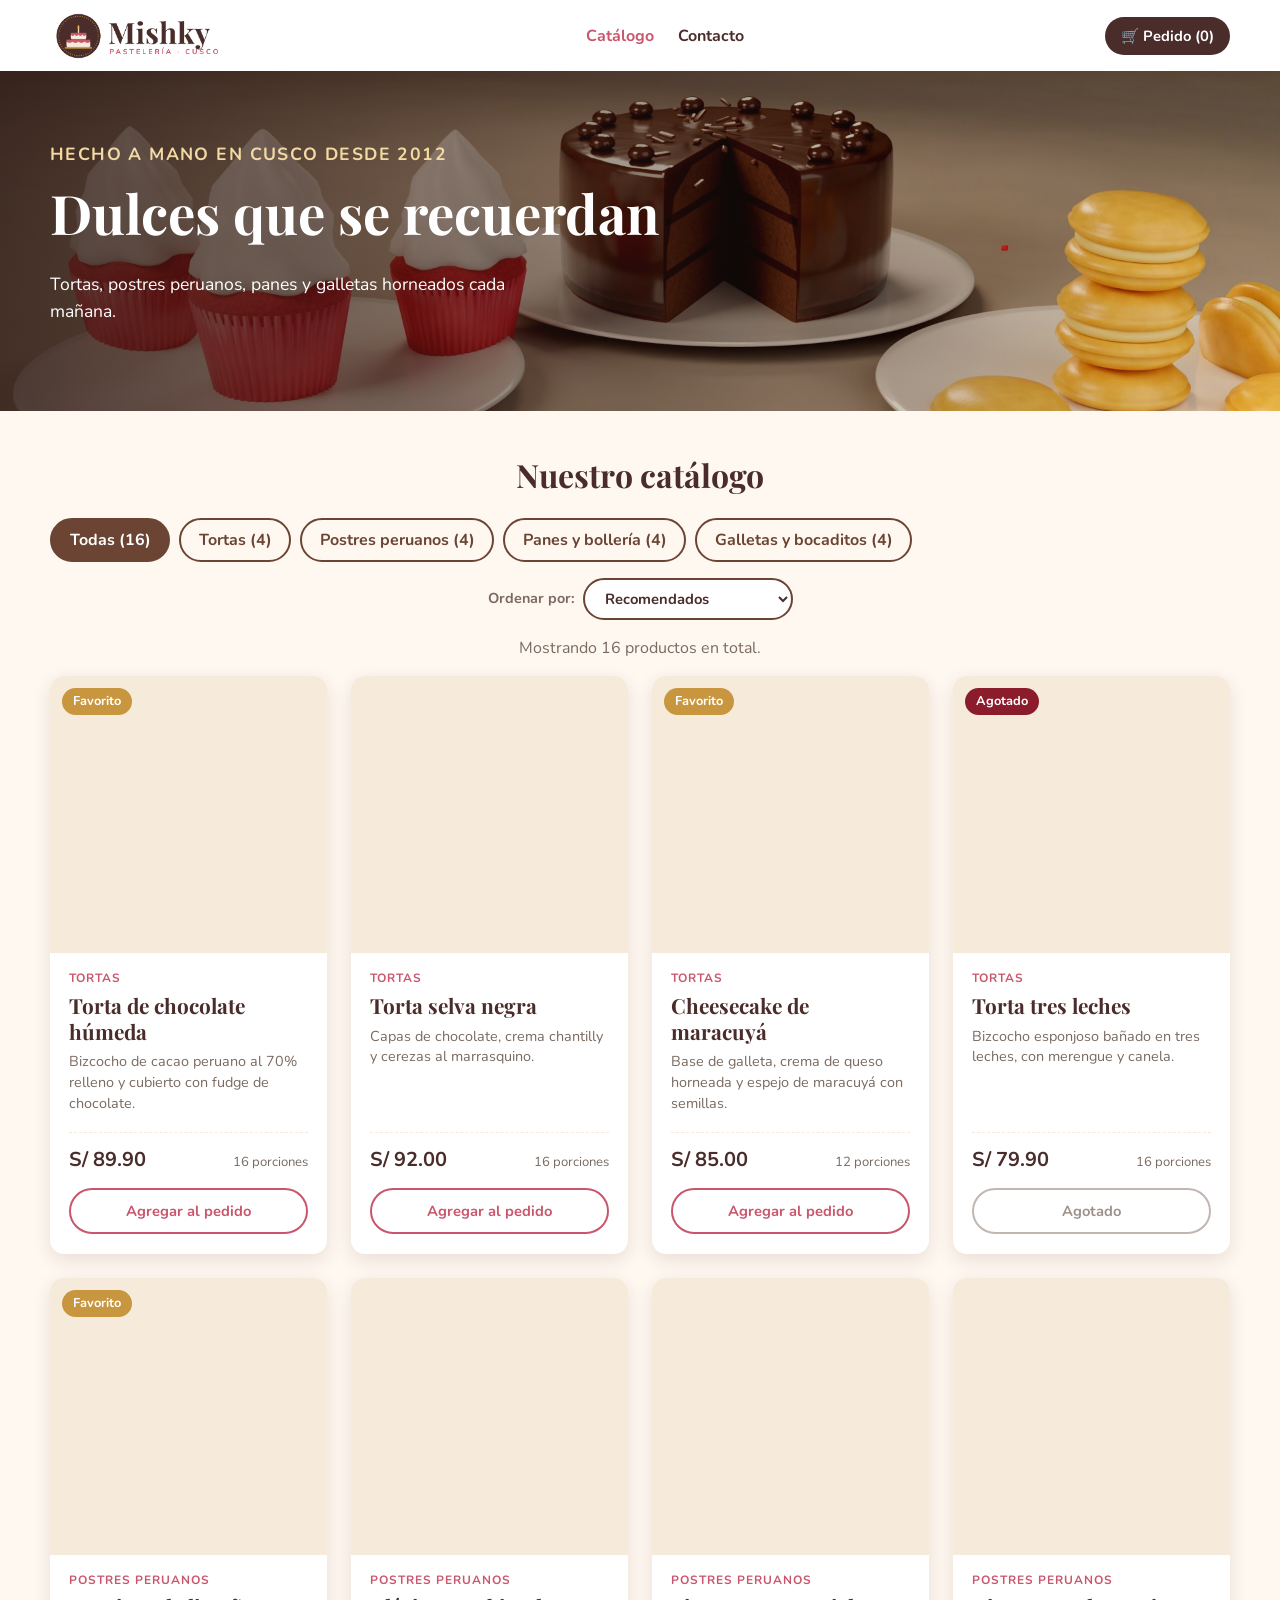
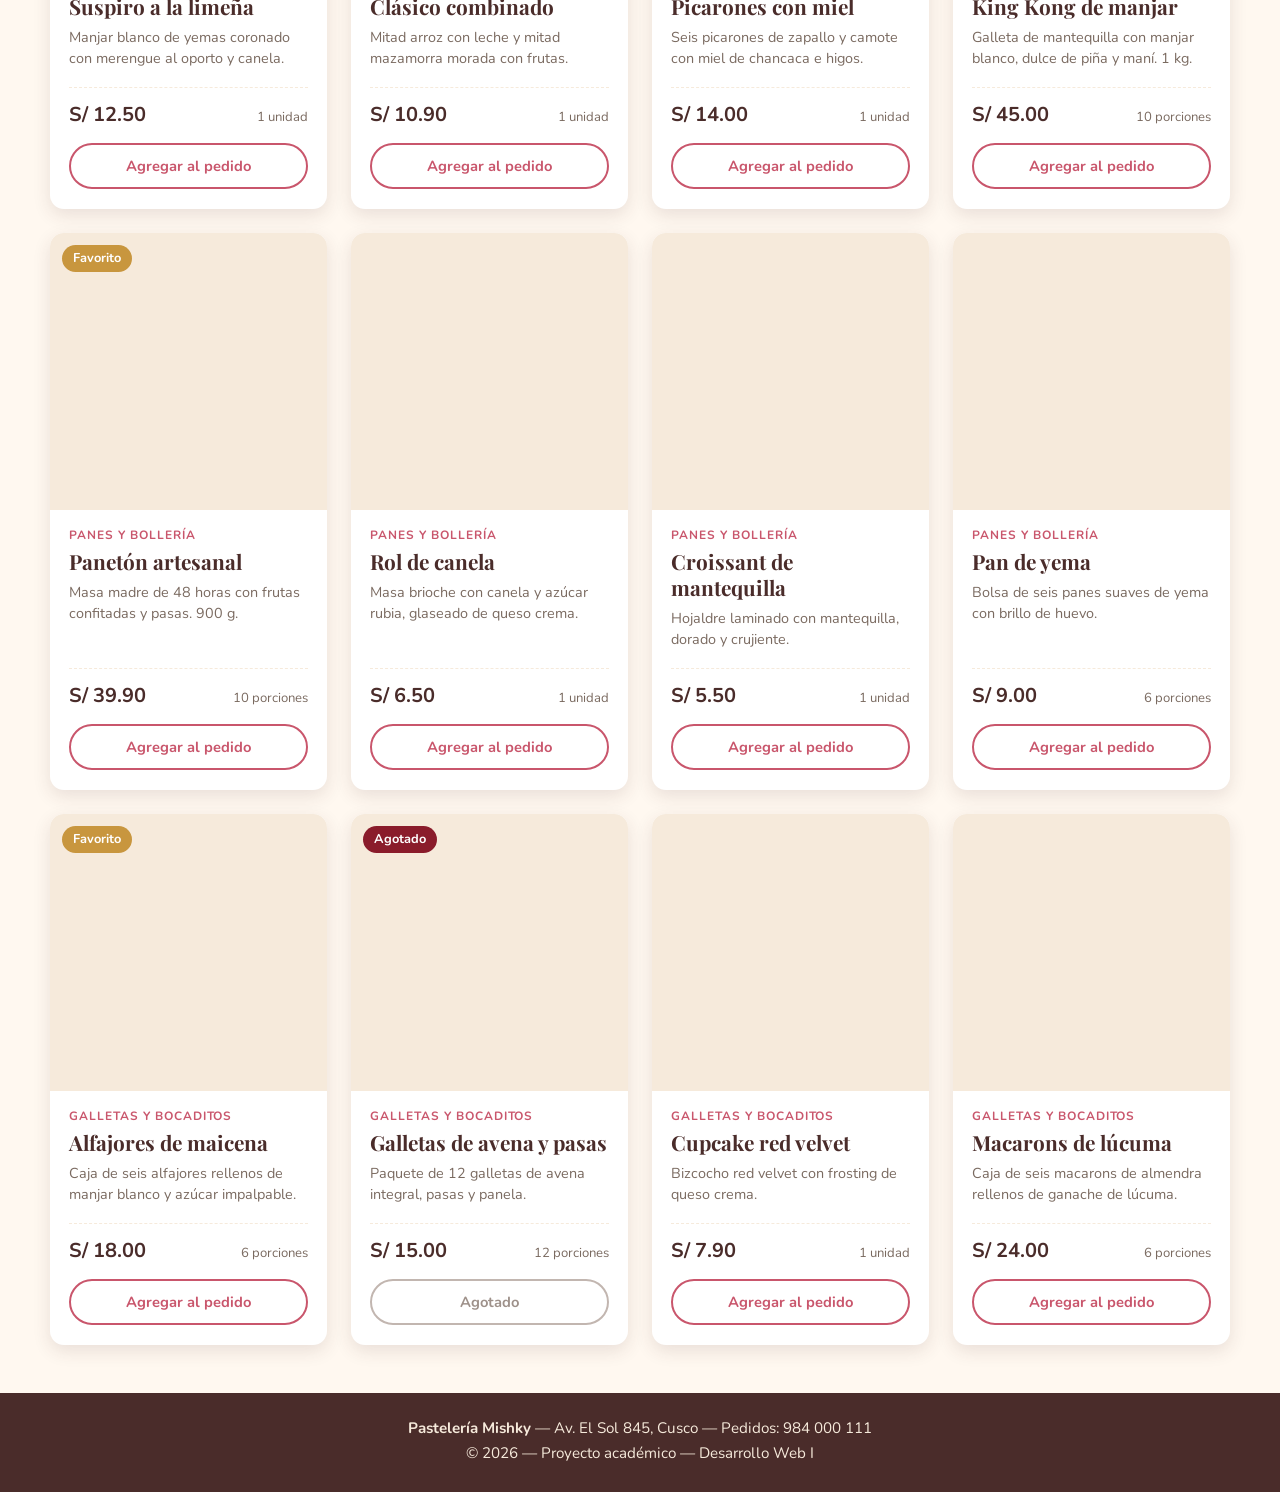
<file: index.html>
<!DOCTYPE html>
<html lang="es">
<head>
    <meta charset="UTF-8" />
    <meta http-equiv="refresh" content="0; url=pasteleria-mishky/" />
    <title>Redirigiendo a Pastelería Mishky...</title>
</head>
<body>
    <p>Si no eres redirigido automáticamente, <a href="pasteleria-mishky/">haz clic aquí</a>.</p>
</body>
</html>
</file>
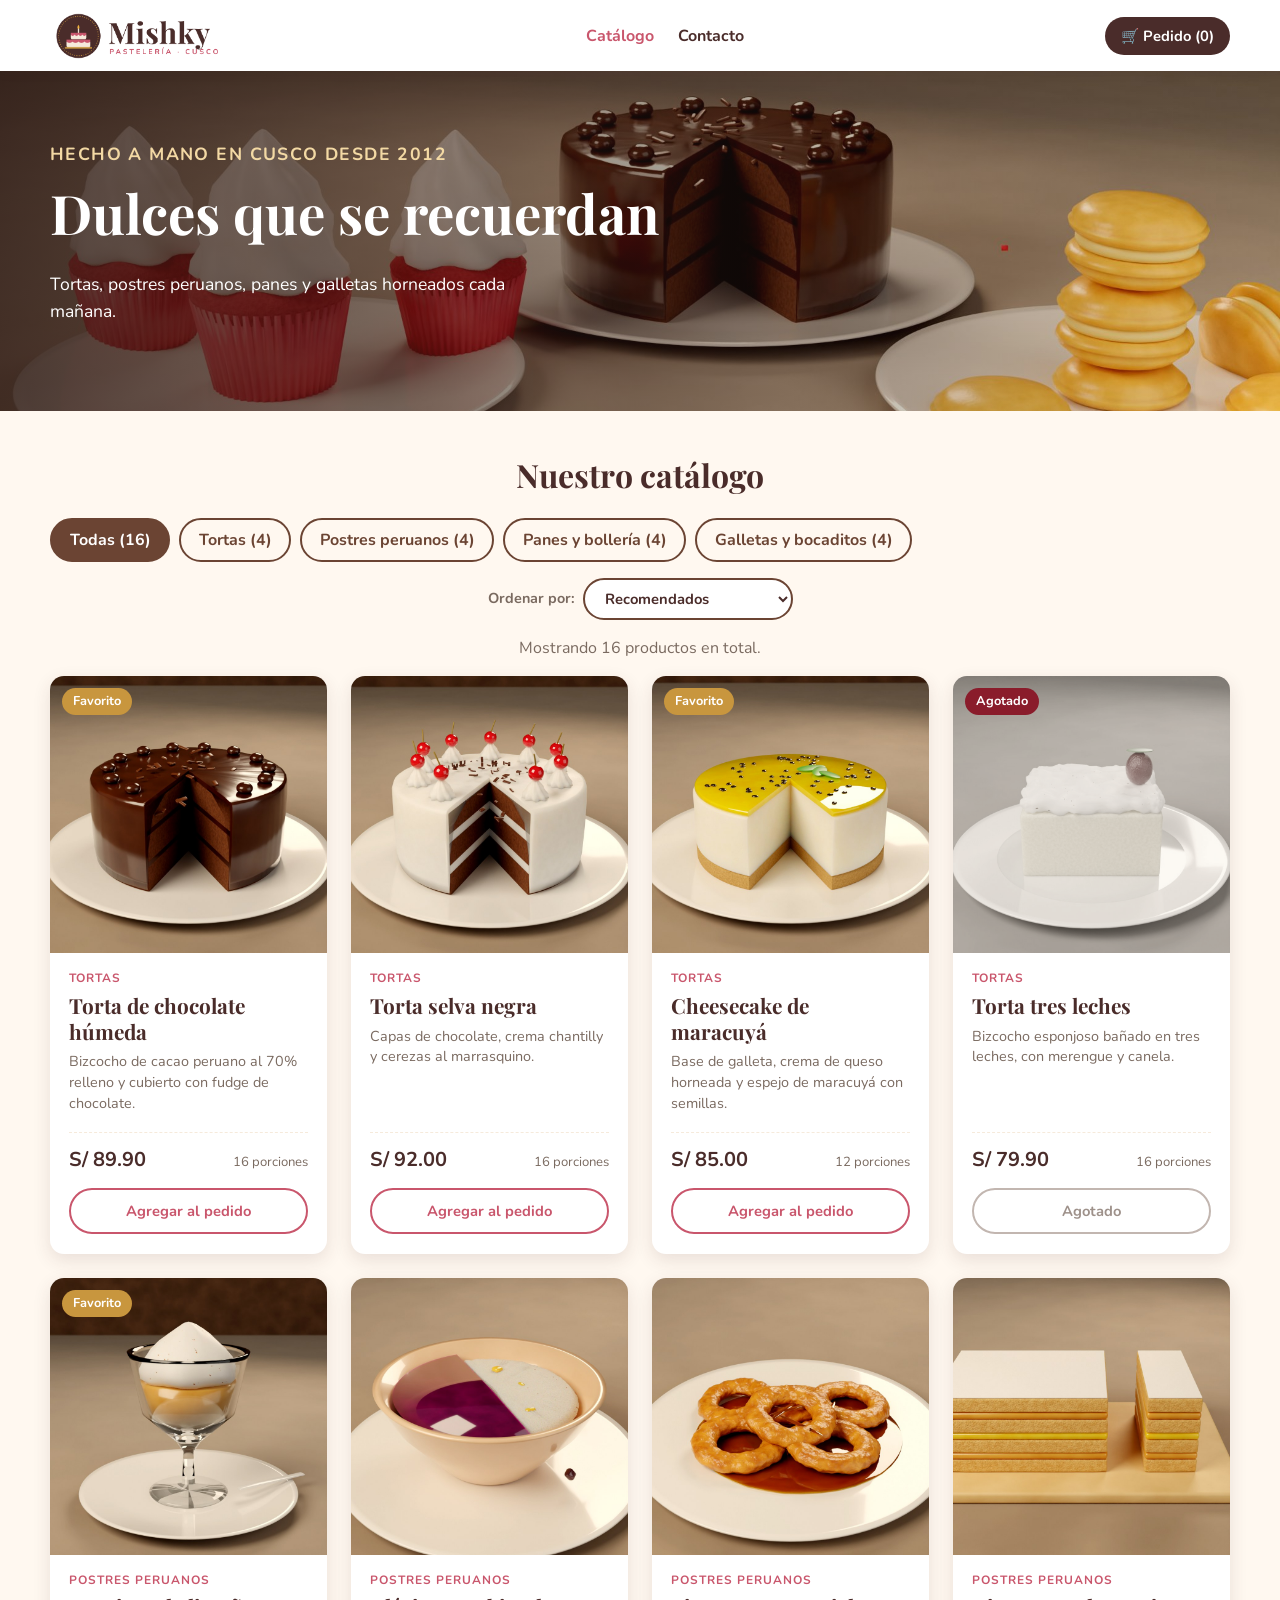
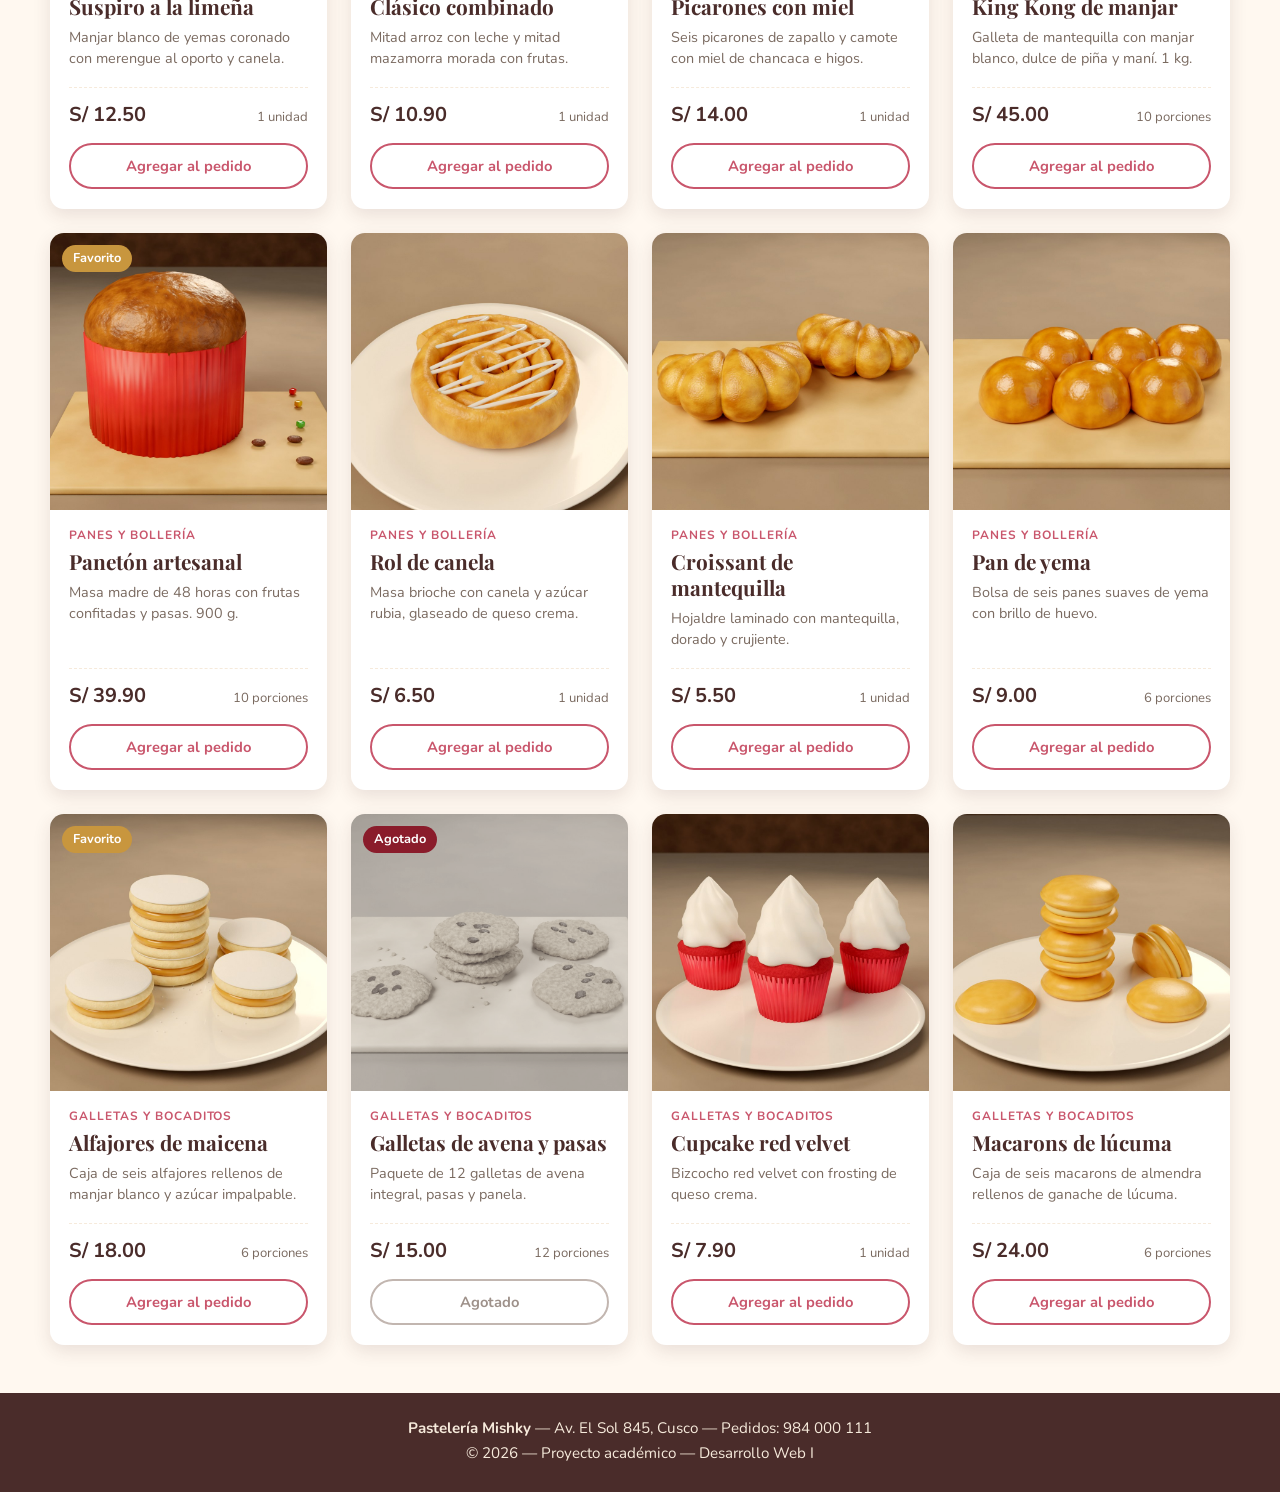
<file: pasteleria-mishky/index.html>
<!DOCTYPE html>
<html lang="es">

<head>
    <meta charset="UTF-8" />
    <meta name="viewport" content="width=device-width, initial-scale=1.0" />
    <title>Catálogo | Pastelería Mishky</title>
    <meta name="description" content="Tortas, postres peruanos, panes y galletas artesanales de Pastelería Mishky." />
    <link rel="icon" href="img/favicon.png" type="image/png" />
    <link rel="preconnect" href="https://fonts.googleapis.com" />
    <link rel="preconnect" href="https://fonts.gstatic.com" crossorigin />
    <link href="https://fonts.googleapis.com/css2?family=Nunito:wght@400;700&family=Playfair+Display:wght@700&display=swap" rel="stylesheet" />
    <link rel="stylesheet" href="css/estilos.css" />
</head>

<body>
    <header class="cabecera">
        <div class="contenedor cabecera_fila">
            <a href="index.html" class="marca">
                <img src="img/logo.png" alt="Pastelería Mishky" width="176" height="52" />
            </a>
            <nav aria-label="Principal">
                <ul class="menu">
                    <li><a href="#catalogo" aria-current="page">Catálogo</a></li>
                    <li><a href="#contacto">Contacto</a></li>
                </ul>
            </nav>
            <!-- RETO 4: Botón para abrir el carrito de pedidos -->
            <button id="btn-carrito" class="btn-carrito" type="button" aria-label="Ver pedido actual">
                🛒 Pedido (<span id="contador-carrito">0</span>)
            </button>
        </div>
    </header>

    <section class="hero">
        <div class="contenedor hero_texto">
            <p class="hero_antetitulo">Hecho a mano en Cusco desde 2012</p>
            <h1>Dulces que se recuerdan</h1>
            <p>Tortas, postres peruanos, panes y galletas horneados cada mañana.</p>
        </div>
    </section>

    <main id="catalogo" class="contenedor">
        <h2 class="titulo-seccion">Nuestro catálogo</h2>

        <!-- Barra de filtros + RETO 3: Selector de ordenamiento -->
        <div class="controles-catalogo">
            <div id="filtros" class="filtros" role="group" aria-label="Filtrar por categoría"></div>

            <div class="ordenar-caja">
                <label for="ordenar" class="ordenar-etiqueta">Ordenar por:</label>
                <select id="ordenar" class="ordenar-select">
                    <option value="recomendado">Recomendados</option>
                    <option value="precio-asc">Precio: menor a mayor</option>
                    <option value="precio-desc">Precio: mayor a menor</option>
                    <option value="nombre-asc">Nombre: A - Z</option>
                </select>
            </div>
        </div>

        <p id="estado" class="estado" role="status" aria-live="polite"></p>
        <ul id="grilla" class="grilla" aria-busy="true"></ul>
    </main>

    <footer id="contacto" class="pie">
        <div class="contenedor">
            <strong>Pastelería Mishky</strong> — Av. El Sol 845, Cusco — Pedidos: 984 000 111
            <p>&copy; 2026 — Proyecto académico — Desarrollo Web I</p>
        </div>
    </footer>

    <!-- Molde HTML de la tarjeta -->
    <template id="tpl-producto">
        <li class="tarjeta">
            <figure class="tarjeta_foto">
                <img width="600" height="600" loading="lazy" alt="" />
                <span class="etiqueta" hidden></span>
            </figure>
            <div class="tarjeta_cuerpo">
                <p class="tarjeta_categoria"></p>
                <h3 class="tarjeta_nombre"></h3>
                <p class="tarjeta_descripcion"></p>
                <div class="tarjeta_pie">
                    <span class="tarjeta_precio"></span>
                    <span class="tarjeta_porciones"></span>
                </div>
                <!-- RETO 4: Botón para añadir el producto -->
                <button type="button" class="btn-agregar">Agregar al pedido</button>
            </div>
        </li>
    </template>

    <!-- RETO 4: Ventana modal del carrito de pedidos -->
    <dialog id="modal-carrito" class="modal-carrito" aria-labelledby="titulo-carrito">
        <div class="carrito-contenido">
            <div class="carrito-cabecera">
                <div>
                    <h3 id="titulo-carrito">Tu pedido en Mishky</h3>
                    <span class="carrito-telefono">📞 Pedidos al: 984 000 111</span>
                </div>
                <button id="btn-cerrar-carrito" class="btn-cerrar" type="button" aria-label="Cerrar ventana">&times;</button>
            </div>

            <ul id="lista-carrito" class="lista-carrito"></ul>
            <p id="carrito-vacio" class="carrito-vacio">Aún no has agregado postres a tu pedido.</p>
            <p id="mensaje-confirmacion" class="mensaje-confirmacion" role="status" hidden></p>

            <div class="carrito-resumen">
                <div class="carrito-total-fila">
                    <span>Total estimado:</span>
                    <strong id="total-carrito">S/ 0.00</strong>
                </div>
                <div class="carrito-acciones">
                    <button id="btn-vaciar" type="button" class="btn-vaciar">Vaciar</button>
                    <button id="btn-confirmar" type="button" class="btn-confirmar">Enviar pedido</button>
                </div>
            </div>
        </div>
    </dialog>

    <script src="js/catalogo.js" defer></script>
</body>

</html>
</file>
<file: pasteleria-mishky/css/estilos.css>
/* =============================================================
   Pastelería Mishky · Estilos del catálogo (Versión 3)
   ============================================================= */

 :root {
    --crema: #fff8f0;
    --crema-2: #f6eadb;
    --chocolate: #4a2c2a;
    --cacao: #6b4433;
    --rosa: #c9566c;
    --dorado: #c8963e;
    --verde-wa: #1f8b4c;
    --gris: #7a6a60;
    --blanco: #ffffff;
    --radio: 14px;
    --sombra: 0 6px 18px rgba(74, 44, 42, 0.12);
}

*,
*::before,
*::after {
    box-sizing: border-box;
}

body {
    margin: 0;
    font-family: "Nunito", system-ui, sans-serif;
    color: var(--chocolate);
    background: var(--crema);
    line-height: 1.5;
}

img {
    max-width: 100%;
    display: block;
}

.contenedor {
    width: min(1180px, 100% - 2rem);
    margin-inline: auto;
}


/* ---------- Cabecera ---------- */

.cabecera {
    position: sticky;
    top: 0;
    z-index: 10;
    background: var(--blanco);
    box-shadow: 0 2px 10px rgba(74, 44, 42, 0.08);
}

.cabecera_fila {
    display: flex;
    align-items: center;
    justify-content: space-between;
    gap: 1rem;
    padding-block: 0.6rem;
}

.marca img {
    height: 52px;
    width: auto;
}

.menu {
    display: flex;
    gap: 1.5rem;
    list-style: none;
    margin: 0;
    padding: 0;
}

.menu a {
    color: var(--chocolate);
    font-weight: 700;
    text-decoration: none;
}

.menu a:hover,
.menu a[aria-current="page"] {
    color: var(--rosa);
}


/* ---------- Hero ---------- */

.hero {
    min-height: 340px;
    display: flex;
    align-items: center;
    color: var(--blanco);
    background: linear-gradient(90deg, rgba(40, 22, 18, 0.82) 0%, rgba(40, 22, 18, 0.35) 60%, rgba(40, 22, 18, 0) 100%), url("../img/banner.jpg") center / cover no-repeat;
}

.hero_texto {
    max-width: 1180px;
}

.hero_antetitulo {
    color: #f3d9a4;
    font-weight: 700;
    letter-spacing: 0.08em;
    text-transform: uppercase;
    font-size: 0.85rem;
    margin: 0;
}

.hero h1 {
    font-family: "Playfair Display", Georgia, serif;
    font-size: clamp(2rem, 5vw, 3.4rem);
    margin: 0.3rem 0;
}

.hero p {
    max-width: 30rem;
    font-size: 1.1rem;
}


/* ---------- Filtros y Ordenamiento (Reto 3) ---------- */

.titulo-seccion {
    font-family: "Playfair Display", Georgia, serif;
    font-size: 2rem;
    text-align: center;
    margin: 2.5rem 0 1.2rem;
}

.controles-catalogo {
    display: flex;
    flex-wrap: wrap;
    align-items: center;
    justify-content: space-between;
    gap: 1rem;
    margin-bottom: 1rem;
}

.filtros {
    display: flex;
    flex-wrap: wrap;
    justify-content: center;
    gap: 0.55rem;
}

.filtro {
    font: inherit;
    font-weight: 700;
    cursor: pointer;
    padding: 0.5rem 1.1rem;
    border-radius: 999px;
    border: 2px solid var(--cacao);
    background: transparent;
    color: var(--cacao);
    transition: background 0.2s, color 0.2s, transform 0.2s;
}

.filtro:hover {
    transform: translateY(-2px);
}

.filtro[aria-pressed="true"] {
    background: var(--cacao);
    color: var(--blanco);
}

.ordenar-caja {
    display: flex;
    align-items: center;
    gap: 0.5rem;
    margin-inline: auto;
}

.ordenar-etiqueta {
    font-size: 0.9rem;
    font-weight: 700;
    color: var(--gris);
}

.ordenar-select {
    font: inherit;
    font-weight: 700;
    font-size: 0.92rem;
    padding: 0.48rem 1rem;
    border-radius: 999px;
    border: 2px solid var(--cacao);
    background: var(--blanco);
    color: var(--chocolate);
    cursor: pointer;
}

.ordenar-select:focus-visible {
    outline: 3px solid var(--dorado);
    outline-offset: 2px;
}

.estado {
    text-align: center;
    color: var(--gris);
    min-height: 1.5em;
}

.estado--error {
    color: #a3202f;
    font-weight: 700;
}


/* ---------- Grilla y tarjetas ---------- */

.grilla {
    list-style: none;
    padding: 0;
    margin: 1rem 0 3rem;
    display: grid;
    gap: 1.5rem;
    grid-template-columns: repeat(auto-fill, minmax(250px, 1fr));
}

.tarjeta {
    background: var(--blanco);
    border-radius: var(--radio);
    overflow: hidden;
    box-shadow: var(--sombra);
    display: flex;
    flex-direction: column;
    transition: transform 0.25s, box-shadow 0.25s;
}

.tarjeta:hover {
    transform: translateY(-4px);
    box-shadow: 0 12px 26px rgba(74, 44, 42, 0.18);
}

.tarjeta_foto {
    position: relative;
    margin: 0;
    width: 100%;
    aspect-ratio: 1 / 1;
    overflow: hidden;
    background: var(--crema-2);
}

.tarjeta_foto img {
    width: 100%;
    height: 100%;
    object-fit: cover;
    display: block;
}

.etiqueta {
    position: absolute;
    top: 12px;
    left: 12px;
    background: var(--dorado);
    color: var(--blanco);
    font-size: 0.8rem;
    font-weight: 700;
    padding: 0.25rem 0.7rem;
    border-radius: 999px;
}

.etiqueta--agotado {
    background: #8a1c2b;
}

.tarjeta--agotado img {
    filter: grayscale(0.85);
    opacity: 0.75;
}

.tarjeta_cuerpo {
    padding: 1rem 1.2rem 1.25rem;
    display: flex;
    flex-direction: column;
    flex: 1;
}

.tarjeta_categoria {
    margin: 0;
    color: var(--rosa);
    font-size: 0.75rem;
    font-weight: 700;
    text-transform: uppercase;
    letter-spacing: 0.08em;
}

.tarjeta_nombre {
    font-family: "Playfair Display", Georgia, serif;
    font-size: 1.3rem;
    line-height: 1.25;
    margin: 0.3rem 0 0.5rem;
    color: var(--chocolate);
}

.tarjeta_descripcion {
    margin: 0 0 1.1rem;
    color: var(--gris);
    font-size: 0.9rem;
    line-height: 1.45;
    flex: 1;
}

.tarjeta_pie {
    display: flex;
    justify-content: space-between;
    align-items: baseline;
    border-top: 1px dashed var(--crema-2);
    padding-top: 0.75rem;
    margin-bottom: 0.85rem;
}

.tarjeta_precio {
    font-size: 1.25rem;
    font-weight: 700;
    color: var(--chocolate);
}

.tarjeta_porciones {
    font-size: 0.82rem;
    color: var(--gris);
}


/* ---------- Carrito de Pedidos (Reto 4) ---------- */

.btn-carrito {
    font: inherit;
    font-size: 0.92rem;
    font-weight: 700;
    padding: 0.5rem 1rem;
    border-radius: 999px;
    border: none;
    background: var(--chocolate);
    color: var(--blanco);
    cursor: pointer;
    transition: background 0.2s, transform 0.2s;
}

.btn-carrito:hover {
    background: var(--rosa);
    transform: translateY(-2px);
}

.btn-agregar {
    width: 100%;
    font: inherit;
    font-size: 0.92rem;
    font-weight: 700;
    padding: 0.6rem 1rem;
    border-radius: 999px;
    border: 2px solid var(--rosa);
    background: transparent;
    color: var(--rosa);
    cursor: pointer;
    transition: background 0.2s, color 0.2s;
}

.btn-agregar:hover:not(:disabled) {
    background: var(--rosa);
    color: var(--blanco);
}

.btn-agregar:disabled {
    border-color: #c2b6b0;
    color: #9e918a;
    cursor: not-allowed;
}

.modal-carrito {
    width: min(460px, 92vw);
    border: none;
    border-radius: var(--radio);
    padding: 0;
    background: var(--blanco);
    color: var(--chocolate);
    box-shadow: 0 20px 45px rgba(40, 22, 18, 0.35);
}

.modal-carrito::backdrop {
    background: rgba(40, 22, 18, 0.55);
}

.carrito-contenido {
    padding: 1.4rem;
}

.carrito-cabecera {
    display: flex;
    align-items: center;
    justify-content: space-between;
    border-bottom: 2px solid var(--crema-2);
    padding-bottom: 0.8rem;
    margin-bottom: 1rem;
}

.carrito-cabecera h3 {
    font-family: "Playfair Display", Georgia, serif;
    font-size: 1.4rem;
    margin: 0;
}

.carrito-telefono {
    display: inline-block;
    margin-top: 0.2rem;
    font-size: 0.85rem;
    font-weight: 700;
    color: var(--cacao);
}

.btn-cerrar {
    font-size: 1.6rem;
    line-height: 1;
    border: none;
    background: transparent;
    color: var(--gris);
    cursor: pointer;
}

.lista-carrito {
    list-style: none;
    padding: 0;
    margin: 0;
    max-height: 45vh;
    overflow-y: auto;
    display: flex;
    flex-direction: column;
    gap: 0.75rem;
}

.carrito-item {
    display: flex;
    align-items: center;
    justify-content: space-between;
    gap: 0.75rem;
    padding: 0.65rem 0.8rem;
    background: var(--crema);
    border-radius: 10px;
}

.carrito-item-info strong {
    display: block;
    font-size: 0.95rem;
}

.carrito-item-info span {
    font-size: 0.85rem;
    color: var(--gris);
}

.carrito-controles {
    display: flex;
    align-items: center;
    gap: 0.45rem;
}

.btn-cant {
    width: 28px;
    height: 28px;
    border-radius: 50%;
    border: 1px solid var(--cacao);
    background: var(--blanco);
    color: var(--chocolate);
    font-weight: 700;
    cursor: pointer;
}

.carrito-vacio {
    text-align: center;
    color: var(--gris);
    padding: 1.5rem 0;
    margin: 0;
}

.mensaje-confirmacion {
    margin: 0.75rem 0 0;
    padding: 0.75rem 1rem;
    border-radius: 10px;
    background: #e6f6ec;
    border: 1px solid var(--verde-wa);
    color: #166534;
    font-weight: 700;
    font-size: 0.92rem;
    text-align: center;
}

.carrito-resumen {
    border-top: 2px solid var(--crema-2);
    margin-top: 1rem;
    padding-top: 1rem;
}

.carrito-total-fila {
    display: flex;
    justify-content: space-between;
    align-items: center;
    font-size: 1.15rem;
    margin-bottom: 1rem;
}

.carrito-acciones {
    display: flex;
    gap: 0.6rem;
}

.btn-vaciar {
    font: inherit;
    font-weight: 700;
    padding: 0.65rem 1rem;
    border-radius: 999px;
    border: 1px solid var(--gris);
    background: transparent;
    color: var(--gris);
    cursor: pointer;
}

.btn-confirmar {
    flex: 1;
    font: inherit;
    font-weight: 700;
    padding: 0.65rem 1rem;
    border-radius: 999px;
    border: none;
    background: var(--verde-wa);
    color: var(--blanco);
    cursor: pointer;
    transition: opacity 0.2s;
}

.btn-confirmar:disabled,
.btn-vaciar:disabled {
    opacity: 0.45;
    cursor: not-allowed;
}


/* ---------- Pie ---------- */

.pie {
    background: var(--chocolate);
    color: var(--crema-2);
    text-align: center;
    padding: 1.5rem 0;
    font-size: 0.95rem;
}

.pie p {
    margin: 0.2rem 0;
}

@media (max-width: 600px) {
    .cabecera_fila {
        flex-wrap: wrap;
        gap: 0.5rem;
    }
    .menu {
        gap: 1rem;
    }
    .hero {
        min-height: 260px;
    }
    .titulo-seccion {
        font-size: 1.6rem;
    }
}
</file>
